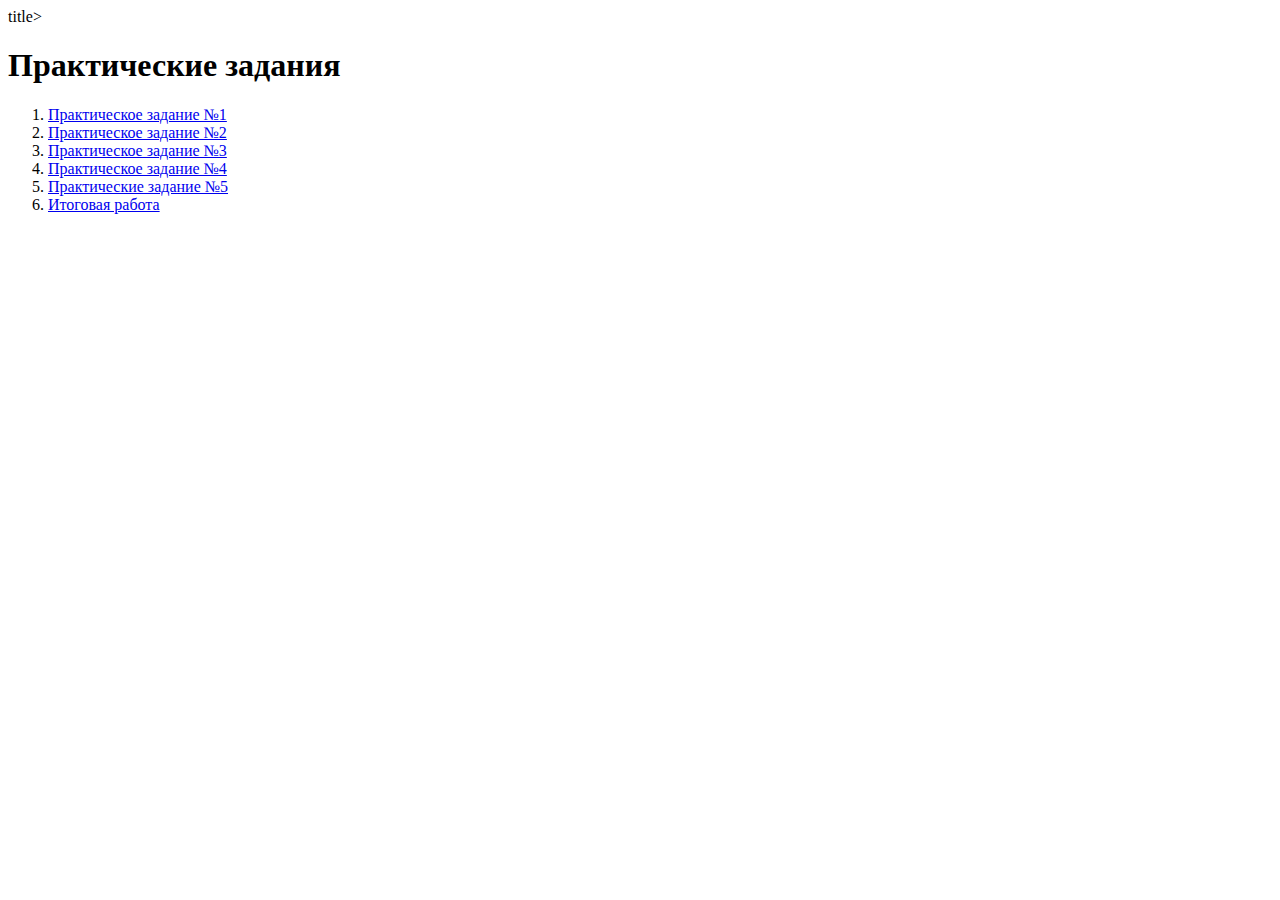
<file: index.html>
<!DOCTYPE html>
<html lang="en">
<head>
    <meta charset="UTF-8">
    <meta name="viewport" content="width=device-width, initial-scale=1.0">
    <title>Практические задания</title>title>
</head>
<body>
    <h1>Практические задания</h1>
    <ol>
        <li><a href="task1.html">Практическое задание №1</a></li>
        <li><a href="task2.html">Практическое задание №2</a></li>
        <li><a href="task3.html">Практическое задание №3</a></li>
        <li><a href="task4.html">Практическое задание №4</a></li>
        <li><a href="task5new.html">Практические задание №5</a></li>
        <li><a href="taskИтоговая.html">Итоговая работа</a></li>
    </ol>
    </body>
</html>
</file>
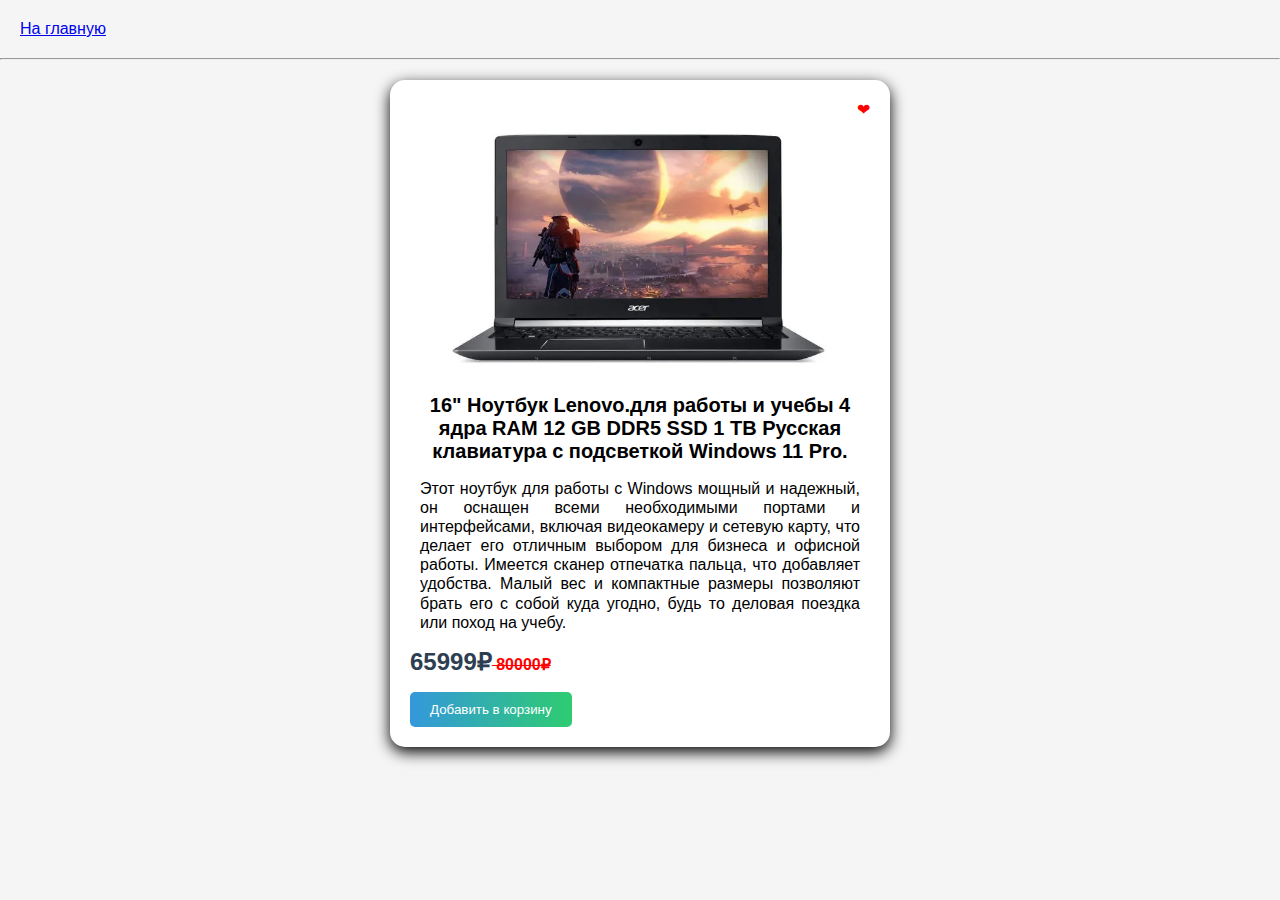
<file: task2.html>
<!DOCTYPE html>
<html lang="en">
<head>
    <meta charset="UTF-8">
    <meta name="viewport" content="width=device-width, initial-scale=1.0">
    <title>Document</title>
    <link rel="stylesheet" href="task2.css">
</head>
<body>
   <a class="back-to-main" href="index.html">На главную</a> 
   <hr>
   <div class=card> 
    <p class="favorite">
        <a href="#">❤</a>
    </p>
    <img src="Ноутбук.jpg" alt="">
<h3> 16" Ноутбук Lenovo.для работы и учебы 4 ядра RAM 12 GB DDR5 SSD 1 TB Русская клавиатура с подсветкой Windows 11 Pro.</h3>
<p class="info">Этот ноутбук для работы с Windows мощный и надежный, он оснащен всеми необходимыми портами и интерфейсами, включая видеокамеру и сетевую карту, что делает его отличным выбором для бизнеса и офисной работы. Имеется сканер отпечатка пальца, что добавляет удобства. Малый вес и компактные размеры позволяют брать его с собой куда угодно, будь то деловая поездка или поход на учебу.</p>
<p class="price">65999₽<span class="old-price">  80000₽</span></p>
<button>Добавить в корзину</button>
   </div>

</body>
</html>
</file>
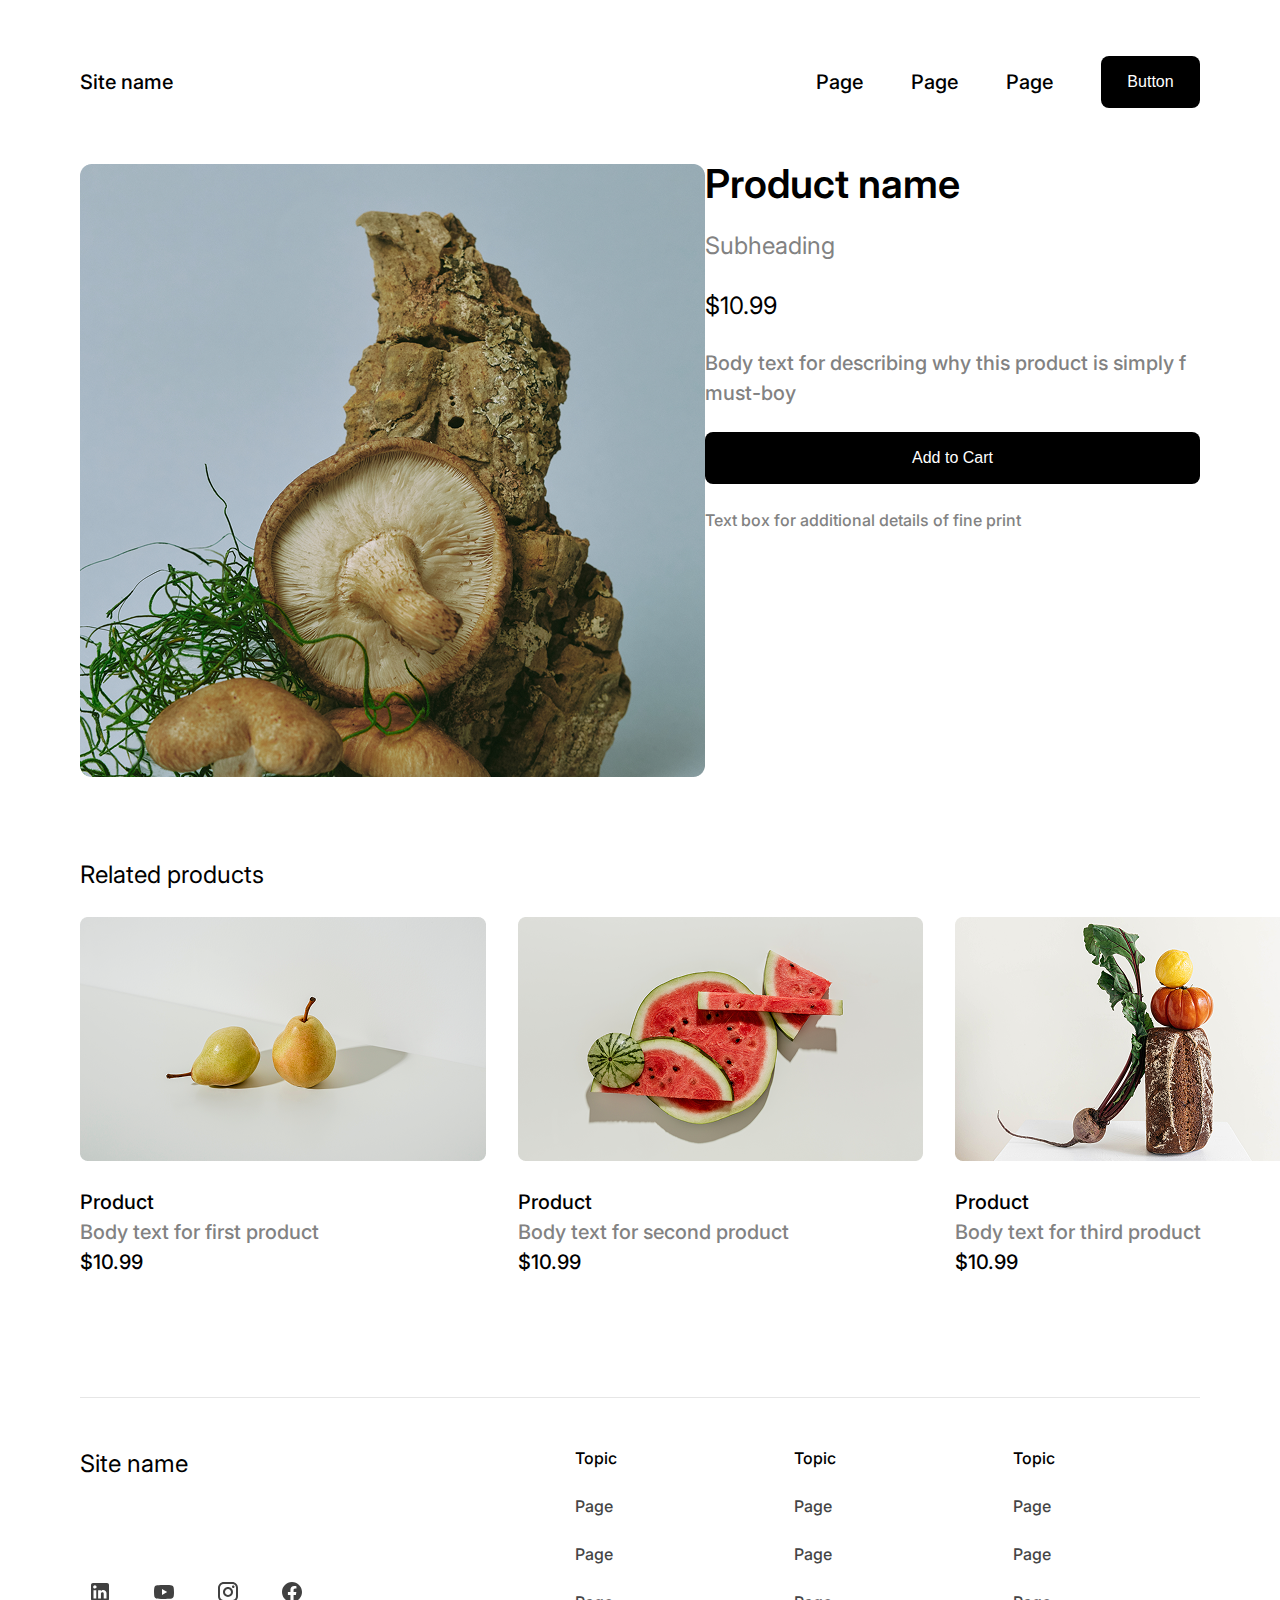
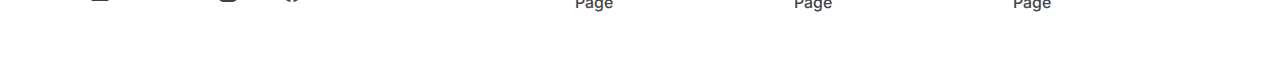
<file: task3.html>
<!DOCTYPE html>
<html lang="en">
<head>
    <meta charset="UTF-8">
    <meta name="viewport" content="width=device-width, initial-scale=1.0">
    <title>Практическое задание 3</title>
     <link rel="stylesheet" href="css/reset.css">
     <link rel="stylesheet" href="css/task3.css"> 
       
</head>
<body>
    <header>
        <a class="logo" href="#">
            Site name
        </a>
        <nav>
            <a href="#">Page</a>
            <a href="#">Page</a>
            <a href="#">Page</a>
            <button>Button</button>
        </nav>
    </header>
    
    <main>
        <section class="hero-product">
            <img src="task3/hero.png" alt="">
            <div class="hero-product-description">
                <h1>Product name</h1>
                <h2>Subheading</h2>
                <p class="hero-product-price">$10.99</p>
                <p class="hero-product-about">Body text for describing why this product is simply f must-boy</p>
                <button>Add to Cart</button>
                <p class="hero-product-additional-details">Text box for additional details of fine print</p>
            </div>
        </section>
        <section class="products">
            <h2>Related products</h2>
            <div class="product-cards">
                    <figure class="product-card">
                        <img src="task3/cards/card-1.png" alt="">
                        <figcaption>
                            <h3>Product</h3>
                            <p class="product-card-about">Body text for first product</p>
                            <p class="product-card-price">$10.99</p>
                        </figcaption>
                    </figure>
                     <figure class="product-card">
                        <img src="task3/cards/card-2.png" alt="">
                        <figcaption>
                            <h3>Product</h3>
                            <p class="product-card-about">Body text for second product</p>
                            <p class="product-card-price">$10.99</p>
                        </figcaption>
                    </figure>
                     <figure class="product-card">
                        <img src="task3/cards/card-3.png" alt="">
                        <figcaption>
                            <h3>Product</h3>
                            <p class="product-card-about">Body text for third product</p>
                            <p class="product-card-price">$10.99</p>
                        </figcaption>
                    </figure>
            </div>
        </section>
    </main>
        <footer>
            <div class="footer-info">
                <h2>Site name</h2>
                <div class="social-media">
                    <a href="#"><img src="task3/icons/Icon-1.svg" alt=""></a>
                    <a href="#"><img src="task3/icons/Icon-2.svg" alt=""></a>
                    <a href="#"><img src="task3/icons/Icon-3.svg" alt=""></a>
                    <a href="#"><img src="task3/icons/Icon.svg" alt=""></a>
                </div>
            </div>
            <div class="footer-links">
                <ul class="footer-links-list">
                    <h3>Topic</h3>
                    <li><a href="#">Page</a></li>
                    <li><a href="#">Page</a></li>
                    <li><a href="#">Page</a></li>
                </ul>
                <ul class="footer-links-list">
                    <h3>Topic</h3>
                    <li><a href="#">Page</a></li>
                    <li><a href="#">Page</a></li>
                    <li><a href="#">Page</a></li>
                </ul>
                <ul class="footer-links-list">
                    <h3>Topic</h3>
                    <li><a href="#">Page</a></li>
                    <li><a href="#">Page</a></li>
                    <li><a href="#">Page</a></li>
                </ul>
            </div>
        </footer>
</body>
</html>
</file>
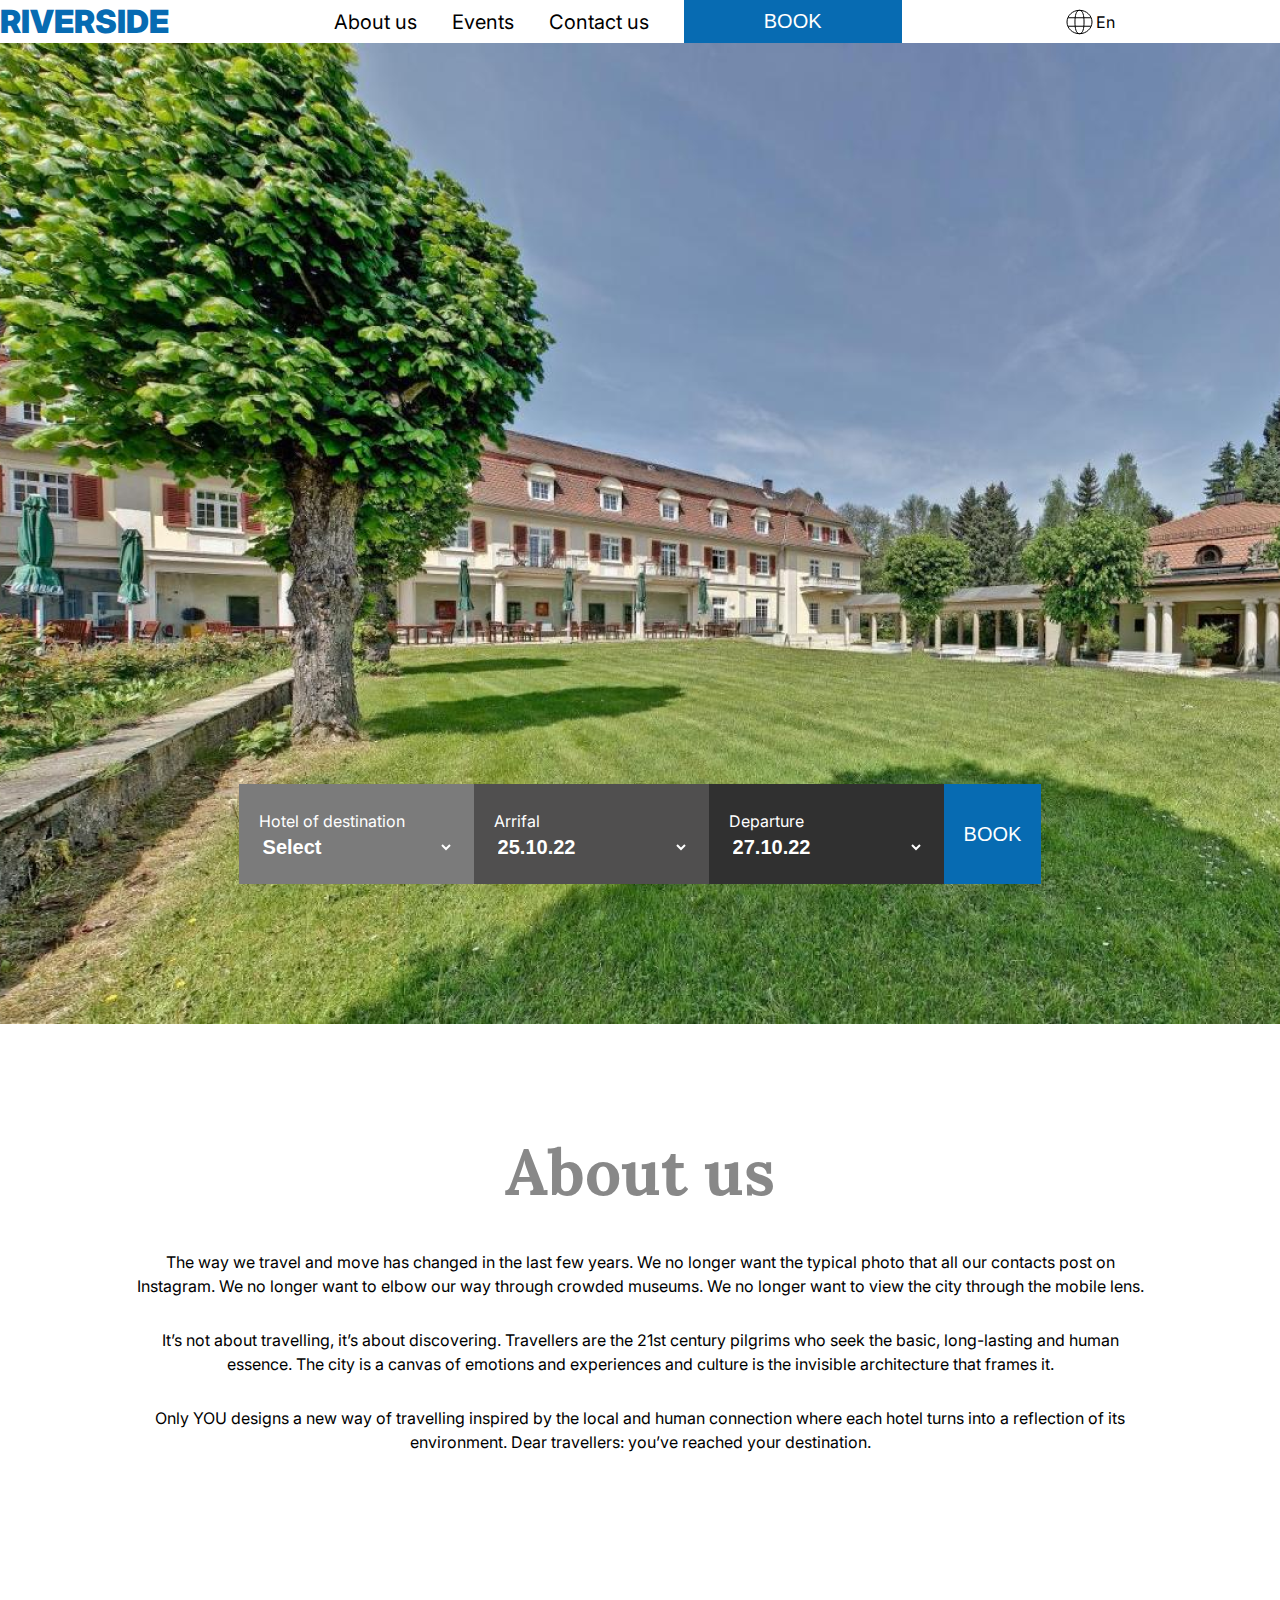
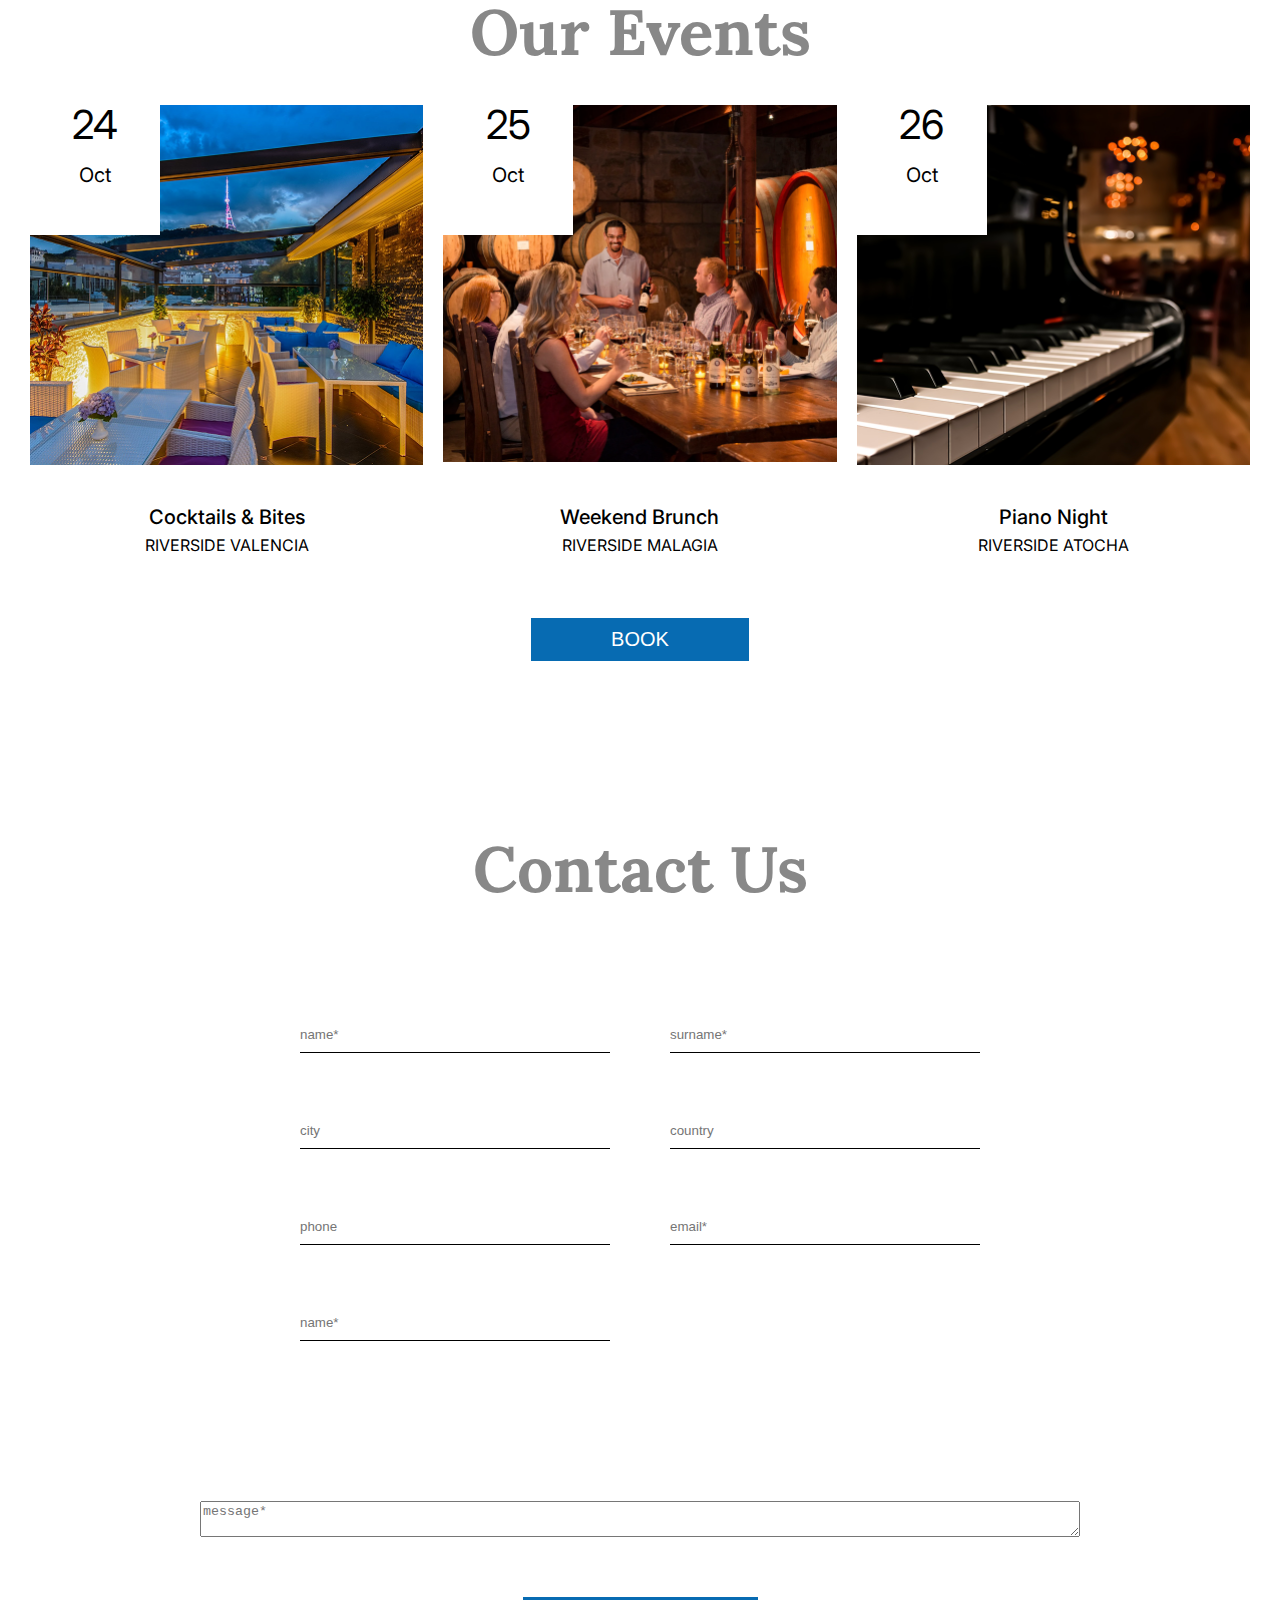
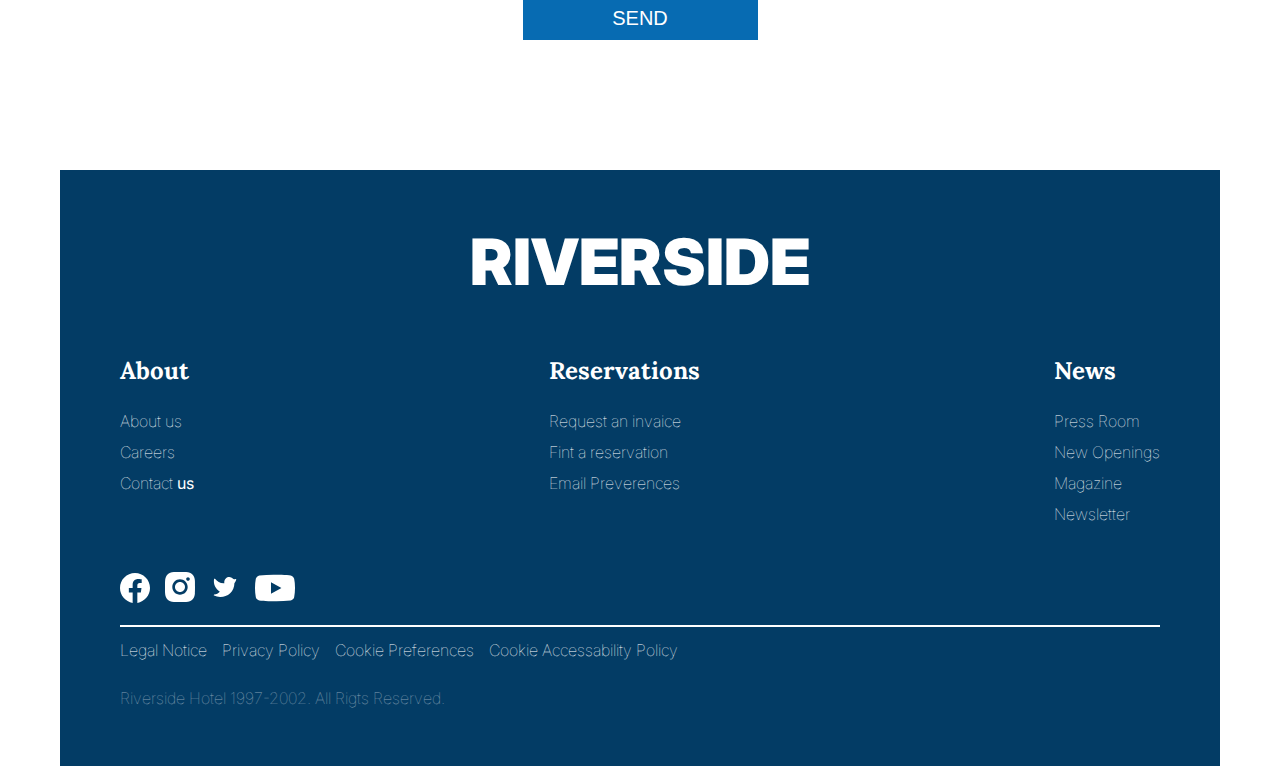
<file: task4.html>
<!DOCTYPE html>
<html lang="en">

<head>
    <meta charset="UTF-8">
    <meta name="viewport" content="width=device-width, initial-scale=1.0">
    <title>Document</title>
    <link rel="stylesheet" href="css/reset.css">
    <link rel="stylesheet" href="css/task4.css">
</head>

<body>
    <header>
        <button class="burger-btn">
            <img src="images/icons/burger-menu.svg" alt="">
        </button>
        <a href="task4.html" class="logo">
            Riverside
        </a>
        <nav>
            <a href="#">About us</a>
            <a href="#">Events</a>
            <a href="#">Contact us</a>
            <button>Book</button>
        </nav>       

        <div class="lang">
                <img src="images/icons/lang.svg" alt="Логотип">
                <span>En</span>
        </div>
        </nav>
        <h1></h1>
    </header>

    <main>
        <section class="hero">
            <div class="hero-choose">
                <h4>Hotel of destination</h4>
                <select name="" id="">
                    <option value="">Select</option>
                </select>
            </div>
            <div class="hero-choose">
                <h4>Arrifal</h4>
                <select name="" id="">
                    <option value="">25.10.22</option>
                </select>
            </div>
            <div class="hero-choose">
                <h4>Departure</h4>
                <select name="" id="">
                    <option value="">27.10.22</option>
                </select>
            </div>
            <button>Book</button>
        </section>
        <section class="about-us">
            <h2 id="about-us">About us</h2>
            <p>The way we travel and move has changed in the last few years. We no longer want the typical photo that all our contacts post on Instagram. We no longer want to elbow our way through crowded museums. We no longer want to view the city through the mobile lens.</p>
        <p>It’s not about travelling, it’s about discovering. Travellers are the 21st century pilgrims who seek the basic, long-lasting and human essence. The city is a canvas of emotions and experiences and culture is the invisible architecture that frames it.</p>
        <p>Only YOU designs a new way of travelling inspired by the local and human connection where each hotel turns into a reflection of its environment. Dear travellers: you’ve reached your destination.</p>          
        </section>

        <section class="our-events">
            <h2 id="our-events">Our Events</h2>
            <div class="cards">
                <div class="card">
                    <img src="images/cards/card-1.png" alt="">
                    <div class="card-body">
                        <h4>Cocktails & Bites</h4>
                        <p>Riverside Valencia</p>
                    </div>
                    <div class="card-date">
                        <span class="card-date-day">24</span>
                        <br>Oct
                    </div>
                </div>

                <div class="card">
                    <img src="images/cards/card-2.png" alt="">
                    <div class="card-body">
                        <h4>Weekend Brunch</h4>
                        <p>Riverside Malagia</p>
                    </div>
                    <div class="card-date">
                        <span class="card-date-day">25</span>
                        <br>Oct
                    </div>
                </div>

                   <div class="card">
                    <img src="images/cards/card-3.png" alt="">
                    <div class="card-body">
                        <h4>Piano Night</h4>
                        <p>Riverside Atocha</p>
                    </div>
                    <div class="card-date">
                        <span class="card-date-day">26</span>
                        <br>Oct
                    </div>
                </div>

                </div>
            </div>
            <button>Book</button>
        </section>

        <section class="contact-us">
            <h2 id="contact-us"> Contact Us</h2>
            <form action="" class="contact-form">
                <div class="contact-form-fields"> 
                    <input type="text" placeholder="name*" required>
                    <input type="text" placeholder="surname*" required>
                    <input type="text" placeholder="city">
                    <input type="text" placeholder="country">
                    <input type="tel" placeholder="phone">
                    <input type="email" placeholder="email*" required>
                    <input type="text" placeholder="name*" required>
                </div>
                <textarea name="" id="" required placeholder="message*"></textarea>
                <button>Send</button>
            </form>
        </section>
    </main>

    <footer class="footer-body">
        <h3>Riverside</h3>
        <div class="footer-body-links">
            <ul>
                <h4>About</h4>
                <li><a href="#">About us</a></li>
                <li><a href="#">Careers</a></li>
                <li><a href="#">Contact</a> us</li>
            </ul>
            <ul>
                <h4>Reservations</h4>
                <li><a href="#">Request an invaice</a></li>
                <li><a href="#">Fint a reservation</a></li>
                <li><a href="#">Email Preverences</a></li>
            </ul>
            <ul>
                <h4>News</h4>
                <li><a href="#">Press Room</a></li>
                <li><a href="#">New Openings</a></li>
                <li><a href="#">Magazine</a></li>
                <li><a href="#">Newsletter</a></li>
            </ul>
        </div>
        <div class="footer-social-media">
            <a href="#"><img src="images/icons/facebook.svg" alt=""></a>
            <a href="#"><img src="images/icons/instagram.svg" alt=""></a>
            <a href="#"><img src="images/icons/twitter.svg" alt=""></a>
            <a href="#"><img src="images/icons/youtube.svg" alt=""></a>
        </div>
        <div class="footer-policy">
            <a href="#">Legal Notice</a>
            <a href="#">Privacy Policy</a>
            <a href="#">Cookie Preferences</a>
            <a href="#">Cookie Accessability Policy</a>
        </div>
        <p class="rights">
            Riverside Hotel 1997-2002. All Rigts Reserved. 
        </p>
    </footer>
</body>
</html>
</file>
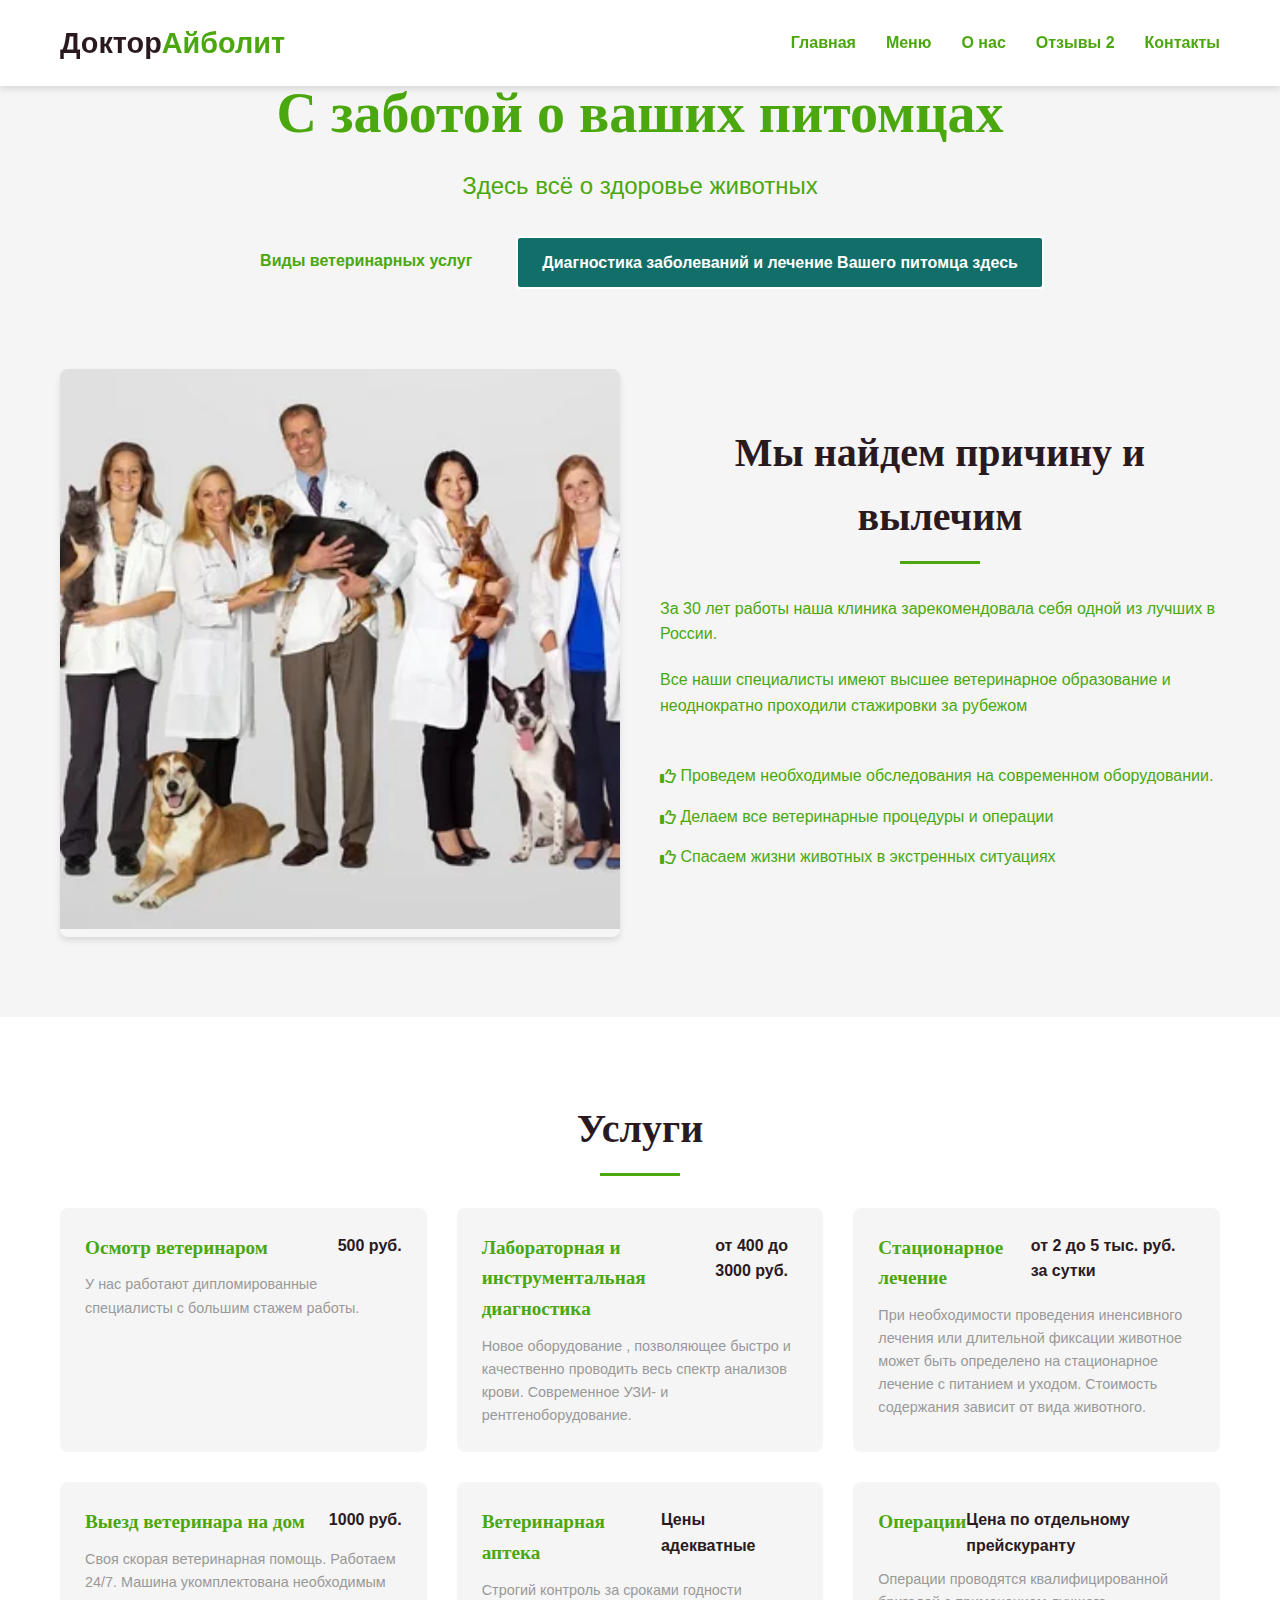
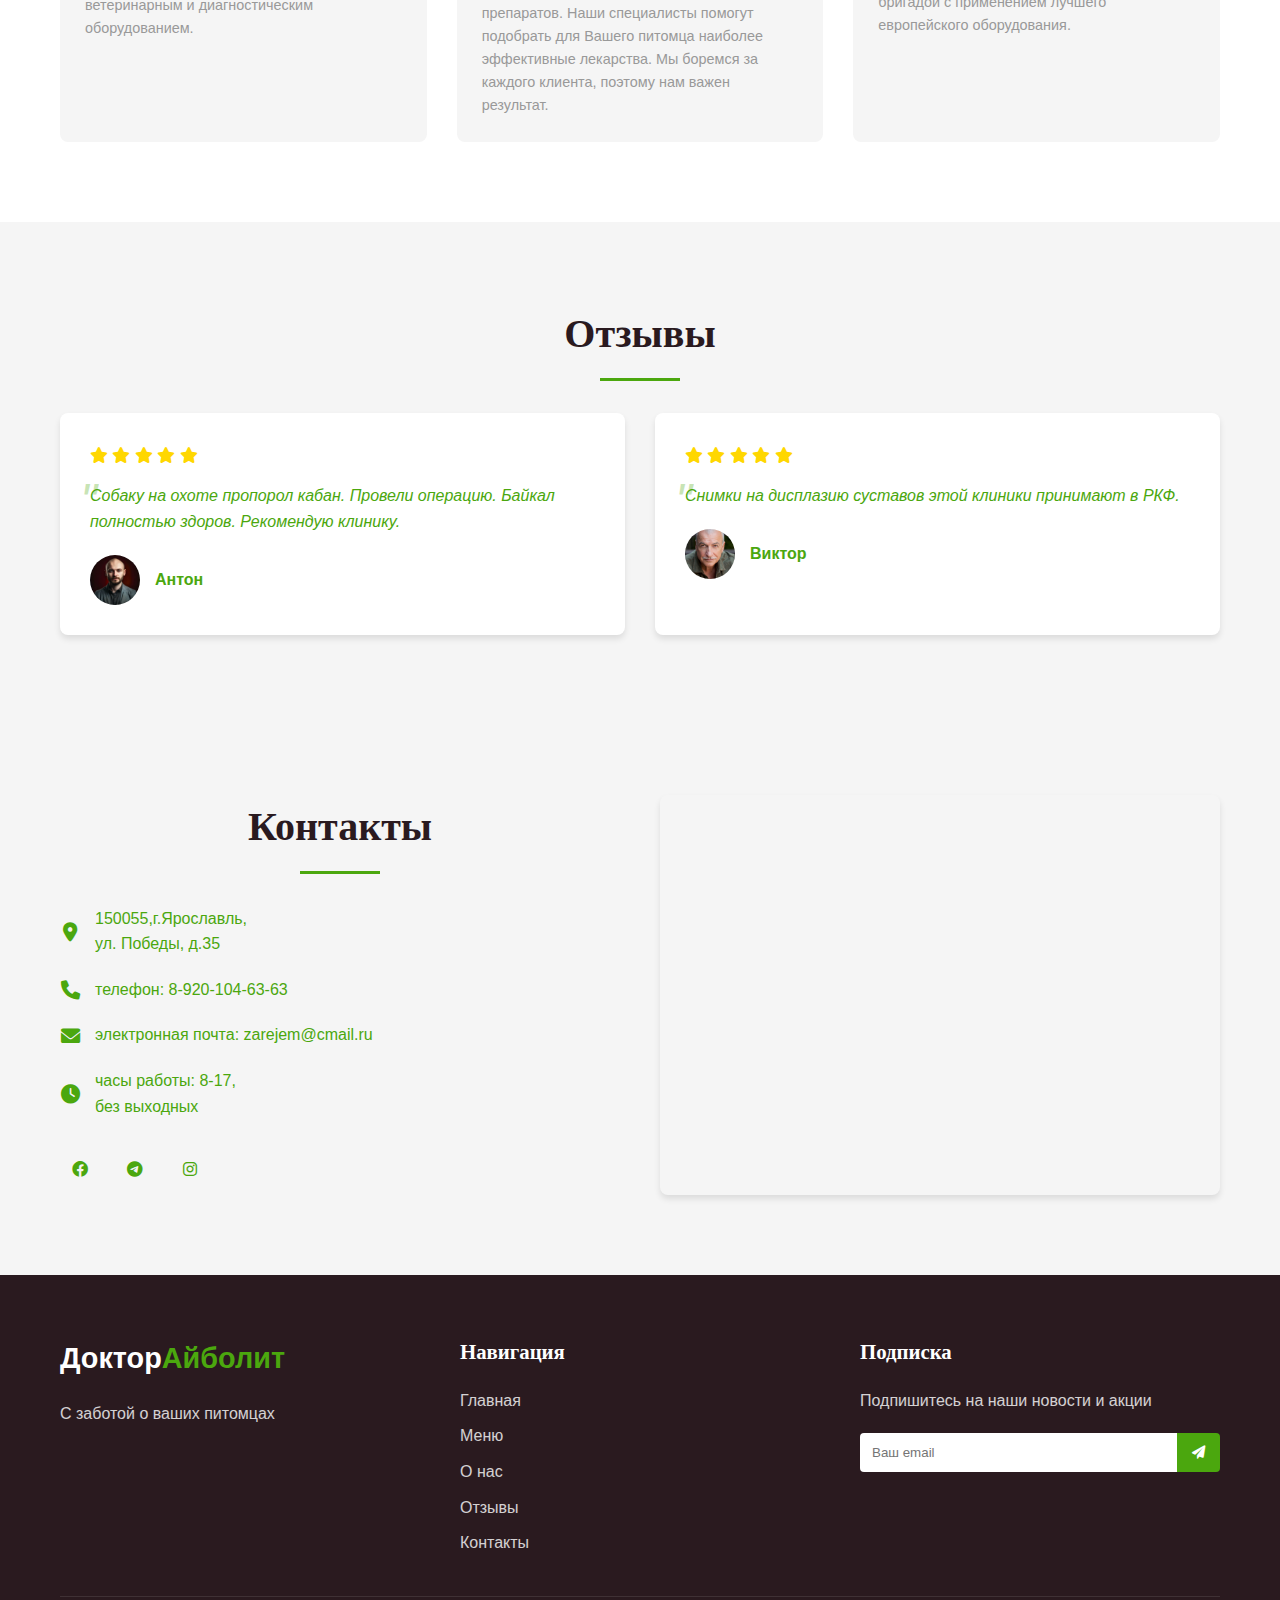
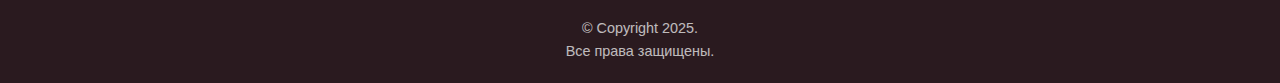
<file: taskИтоговая.html>
<!DOCTYPE html>
<html lang="ru">

<head>
    <meta charset="UTF-8">
    <meta name="viewport" content="width=device-width, initial-scale=1.0">
    <title>Название сайта</title>

    <link rel="stylesheet" href="https://fonts.googleapis.com/css2?family=Inter+Tight:ital,wght@0,100..900;1,100..900&family=Inter:ital,opsz,wght@0,14..32,100..900;1,14..32,100..900&family=Lora:ital,wght@0,400..700;1,400..700&family=PT+Serif:ital,wght@0,400;0,700;1,400;1,700&display=swap">
    <link rel="stylesheet" href="https://cdnjs.cloudflare.com/ajax/libs/font-awesome/6.0.0-beta3/css/all.min.css">
    <link rel="stylesheet" href="css/reset.css">
    <link rel="stylesheet" href="css/styles.css">
    <link rel="icon" href="images/favicon.ico" type="image/x-icon">
</head>

<body>
    <header class="header">
        <div class="container">
            <div class="header__inner">
                <a href="#" class="logo">Доктор<span>Айболит</span></a>
                <nav class="nav">
                    <ul class="nav__list">
                        <li class="nav__item"><a href="#" class="nav__link">Главная</a></li>
                        <li class="nav__item"><a href="#menu" class="nav__link">Меню</a></li>
                        <li class="nav__item"><a href="#about" class="nav__link">О нас</a></li>
                        <li class="nav__item"><a href="#reviews" class="nav__link">Отзывы 2</a></li>
                        <li class="nav__item"><a href="#contacts" class="nav__link">Контакты</a></li>
                    </ul>
                </nav>
                <button class="menu-toggle" aria-label="Меню">
                    <span class="menu-toggle__line"></span>
                    <span class="menu-toggle__line"></span>
                    <span class="menu-toggle__line"></span>
                </button>
            </div>
        </div>
    </header>

    <main class="main">
        <section class="hero">
            <div class="container">
                <h1 class="hero__title">С заботой о ваших питомцах</h1>
                <p class="hero__subtitle">Здесь всё о здоровье животных</p>
                <div class="hero__buttons">
                    <a href="#menu" class="btn btn--primary">Виды ветеринарных услуг</a>
                    <a href="#contacts" class="btn btn--outline">Диагностика заболеваний и лечение Вашего питомца здесь</a>
                </div>
            </div>
        </section>

        <section id="about" class="about">
            <div class="container">
                <div class="about__inner">
                    <div class="about__image">
                        <img src="images/Эта фотка лучше.webp" alt="">
                    </div>
                    <div class="about__content">
                        <h2 class="section-title">Мы найдем причину и вылечим</h2>
                        <p class="about__text"> За 30 лет работы наша клиника зарекомендовала себя одной из лучших в России.</p>
                        <p class="about__text">Все наши специалисты имеют высшее ветеринарное образование и неоднократно проходили стажировки за рубежом</p>
                        <ul class="about__features">
                            <li class="feature-item">
                                <span></span>
                            </li>
                            <li class="feature-item">
                                <i class="fa-sharp fa-regular fa-thumbs-up"></i> &#160 
                                <span> Проведем необходимые обследования на современном оборудовании.</span>
                            </li>
                            <li class="feature-item">
                                <i class="fa-sharp fa-regular fa-thumbs-up"></i> &#160 
                                <span> Делаем все ветеринарные процедуры  и операции</span>
                            </li>
                            <li class="feature-item">
                                <i class="fa-sharp fa-regular fa-thumbs-up"></i> &#160 
                                <span>Спасаем жизни животных в экстренных ситуациях</span>
                            </li>
                        </ul>
                    </div>
                </div>
            </div>
        </section>

        <section id="menu" class="menu">
            <div class="container">
                <h2 class="section-title">Услуги</h2>
                <div class="menu__content active" id="coffee">
                    <div class="menu__grid">
                        <div class="menu-item">
                            <div class="menu-item__header">
                                <h3 class="menu-item__title">Осмотр ветеринаром</h3>
                                <span class="menu-item__price">500 руб.</span>
                            </div>
                            <p class="menu-item__description">У нас работают дипломированные специалисты с большим стажем работы.</p>
                        </div>
                        <div class="menu-item">
                            <div class="menu-item__header">
                                <h3 class="menu-item__title">Лабораторная и инструментальная диагностика</h3>
                                <span class="menu-item__price">от 400 до 3000 руб.</span>
                            </div>
                            <p class="menu-item__description">Новое оборудование , позволяющее быстро и качественно проводить весь спектр анализов крови. Современное УЗИ- и рентгеноборудование.</p>
                        </div>
                        <div class="menu-item">
                            <div class="menu-item__header">
                                <h3 class="menu-item__title">Стационарное лечение</h3>
                                <span class="menu-item__price"> от 2 до 5 тыс. руб. за сутки</span>
                            </div>
                            <p class="menu-item__description">При необходимости проведения иненсивного лечения или длительной фиксации животное  может быть определено на стационарное лечение с питанием  и уходом. Стоимость содержания зависит от вида животного.</p>
                        </div>
                        <div class="menu-item">
                            <div class="menu-item__header">
                                <h3 class="menu-item__title">Выезд ветеринара на дом</h3>
                                <span class="menu-item__price">1000 руб.</span>
                            </div>
                            <p class="menu-item__description">Своя скорая ветеринарная помощь. Работаем 24/7. Машина укомплектована необходимым ветеринарным и диагностическим оборудованием.</p>
                        </div>
                        <div class="menu-item">
                            <div class="menu-item__header">
                                <h3 class="menu-item__title">Ветеринарная аптека</h3>
                                <span class="menu-item__price">Цены адекватные</span>
                            </div>
                            <p class="menu-item__description">Строгий контроль за сроками годности препаратов. Наши специалисты помогут подобрать для Вашего питомца наиболее эффективные лекарства. Мы боремся за каждого клиента, поэтому нам важен результат.</p>
                        </div>
                        <div class="menu-item">
                            <div class="menu-item__header">
                                <h3 class="menu-item__title">Операции</h3>
                                <span class="menu-item__price"> Цена по отдельному прейскуранту</span>
                            </div>
                            <p class="menu-item__description"> Операции проводятся квалифицированной бригадой с применением лучшего европейского оборудования.</p>
                    </div>
                </div>
            </div>
        </section>

        <section id="reviews" class="reviews">
            <div class="container">
                <h2 class="section-title">Отзывы</h2>
                <div class="reviews__slider">
                    <div class="review">
                        <div class="review__rating">
                            <i class="fas fa-star"></i>
                            <i class="fas fa-star"></i>
                            <i class="fas fa-star"></i>
                            <i class="fas fa-star"></i>
                            <i class="fas fa-star"></i>
                        </div>
                        <p class="review__text">Собаку на охоте пропорол кабан. Провели операцию. Байкал полностью здоров. Рекомендую клинику.</p>
                        <div class="review__author">
                            <img src="images/Антон.webp" alt=""
                                class="review__photo">
                            <span class="review__name">Антон</span>
                        </div>
                    </div>
                    <div class="review">
                        <div class="review__rating">
                            <i class="fas fa-star"></i>
                            <i class="fas fa-star"></i>
                            <i class="fas fa-star"></i>
                            <i class="fas fa-star"></i>
                            <i class="fas fa-star"></i>
                        </div>
                        <p class="review__text">Снимки на дисплазию суставов этой клиники принимают в РКФ.</p>
                        <div class="review__author">
                            <img src="images/Виктор.jpg" alt=""
                                class="review__photo">
                            <span class="review__name">Виктор</span>
                        </div>
                    </div>
                    
                </div>
            </div>
        </section>

        <section id="contacts" class="contacts">
            <div class="container">
                <div class="contacts__inner">
                    <div class="contacts__info">
                        <h2 class="section-title">Контакты</h2>
                        <div class="contact-item">
                            <i class="fas fa-map-marker-alt contact-icon"></i>
                            <span>150055,г.Ярославль, <br>ул. Победы, д.35</span>
                        </div>
                        <div class="contact-item">
                            <i class="fas fa-phone contact-icon"></i>
                            <span>телефон: 8-920-104-63-63</span>
                        </div>
                        <div class="contact-item">
                            <i class="fas fa-envelope contact-icon"></i>
                            <span>электронная почта: zarejem@cmail.ru</span>
                        </div>
                        <div class="contact-item">
                            <i class="fas fa-clock contact-icon"></i>
                            <span>часы работы: 8-17, <br>без выходных</span>
                        </div>
                        <div class="social-links">
                            <a href="#" class="social-link"><i class="fab fa-facebook"></i></a>
                            <a href="https://t.me/JoniWeis" class="social-link"><i class="fab fa-telegram"></i></a>
                            <a href="#" class="social-link"><i class="fab fa-instagram"></i></a>

                        </div>
                    </div>
                    <div class="contacts__map">
                        <iframe
                            src="https://www.google.com/maps/embed?pb=!1m18!1m12!1m3!1d2135.911628368454!2d39.868703776443404!3d57.632988773837695!2m3!1f0!2f0!3f0!3m2!1i1024!2i768!4f13.1!3m3!1m2!1s0x46b291640518a369%3A0x6259c72721cb312!2z0YPQuy4g0J_QvtCx0LXQtNGLLCAzNSwg0K_RgNC-0YHQu9Cw0LLQu9GMLCDQr9GA0L7RgdC70LDQstGB0LrQsNGPINC-0LHQuy4sIDE1MDA1NQ!5e0!3m2!1sru!2sru!4v1752342759039!5m2!1sru!2sru"
                            width="100%" height="100%" style="border:0;" allowfullscreen="" loading="lazy"></iframe>
                    </div>
                </div>
            </div>
        </section>
    </main>

    <footer class="footer">
        <div class="container">
            <div class="footer__inner">
                <div class="footer__logo">
                    <a href="#" class="logo">Доктор<span>Айболит</span></a>
                    <p class="footer__text">С заботой о ваших питомцах</p>
                </div>
                <div class="footer__nav">
                    <h3 class="footer__title">Навигация</h3>
                    <ul class="footer__list">
                        <li><a href="#" class="footer__link">Главная</a></li>
                        <li><a href="#menu" class="footer__link">Меню</a></li>
                        <li><a href="#about" class="footer__link">О нас</a></li>
                        <li><a href="#reviews" class="footer__link">Отзывы</a></li>
                        <li><a href="#contacts" class="footer__link">Контакты</a></li>
                    </ul>
                </div>
                <div class="footer__subscribe">
                    <h3 class="footer__title">Подписка</h3>
                    <p class="footer__text">Подпишитесь на наши новости и акции</p>
                    <form class="subscribe-form">
                        <input type="email" placeholder="Ваш email" class="subscribe-input">
                        <button type="submit" class="subscribe-btn"><i class="fas fa-paper-plane"></i></button>
                    </form>
                </div>
            </div>
            <div class="footer__bottom">
                <p class="footer__copyright">© Copyright 2025. <br>Все права защищены.</p>
            </div>
        </div>
    </footer>


</body>

</html>
</file>
<file: task2.css>
*{
    font-family: Arial;
    margin: 0;
    padding: 0;
    box-sizing: border-box;

}
.back-to-main{
    display: block;
    margin: 20px;
    width: max-content;
}
body{
    background: #f5f5f5;
}

.card{
    max-width: 500px;
    width: 100%;
    background: white;
    margin: 20px auto;
    padding: 20px;
    border-radius: 15px;
    box-shadow: 0px 5px 15px; rgba(0,0,0, .1)
    transition: 0.3s;
}

.card:hover{
    transform: scale(1.05);
}

.card .favorite{
    text-align: right;
}

.card .favorite a{
    text-decoration: none;
}

.card .favorite a{
    color: red;
}

.card img{
    width: 100%;
}

.card h3{
    margin: 16px 0px;
    font-size: 20px;
    text-align: center;
}

.card .info{
    line-height: 1.2;
    text-align: justify;
    margin: 10px 10px;
}
.card .price{
    color: #2c3e50;
    font-weight: bold;
    font-size: 24px;
    margin: 16px 0px;
}
.card .old-price{
    color: red;
    text-decoration: line-through;
    font-size: 16px;
}
.card button{
    background: linear-gradient(to right, #3498db, #2ecc71);
    color: white;
    border: none;
    border-radius: 5px;
    padding: 10px 20px;
    cursor: pointer;
}
.card button:hover{
    filter: brightness(0.7);

}
</file>
<file: css/task3.css>
@import url('https://fonts.googleapis.com/css2?family=Inter+Tight:ital,wght@0,100..900;1,100..900&family=Inter:ital,opsz,wght@0,14..32,100..900;1,14..32,100..900&display=swap');

*{
    box-sizing: border-box;
}

body{
    font-family: "Inter", sans-serif;
    max-width: 1440px;
    margin: 0 auto;
    padding: 56px 80px;
}
header{
    display: flex;
    justify-content: space-between;
    align-items: center;
}
.logo,
header nav a,
.hero-product-about,
.hero-product-additional-details,
.product-card figcaption{
    color: black;
    text-decoration: none;
    font-weight: 500;
    font-size: 20px;
    line-height: 150%;
}
header nav{
    display: flex;
    gap: 48px;
    align-items: center;
}

header button, 
.hero-product-description button{
    background: black;
    color: white;
    width: 99px;
    height: 52px;
    border-radius: 8px;
    border: none;
    cursor: pointer;
    font-size: 16px;
    font-weight: 500;
    }
.hero-product{
    margin: 56px 0px 80px;
    display: flex;
    justify-content: space-between;
}

.hero-product-description{
    display: flex;
    flex-direction: column;
    gap: 24px;
    max-width: 515px;
 }
h1{
    font-size: 40px;
    font-weight: 600;
    line-height: 100%;
 }

 .hero-product-description h2, 
 .hero-product-price,
 .products h2,
 .footer-info h2{
    font-size: 24px;
    line-height: 150%;
 }

 .hero-product-description h2,
 .hero-product-about,
 .hero-product-additional-details,
 .product-card-about{
    color: #828282;
 }
 .hero-product-description button{
    width: unset;
 }
 .hero-product-additional-details{
    font-size: 16px;
 }
 .product-cards{
    margin: 24px 0px 120px;
    display: flex;
    gap: 32px;
 }
 .product-card{
    flex: auto;
 }
 .product-card figcaption{
    margin-top: 24px;
 }
 footer{
    display: flex;
    justify-content: space-between;
    border-top: 1px solid #e6e6e6;
    padding-top: 48px;
 }
 .footer-links{
    display: flex;
    gap: 32px;
 }
 .footer-links-list{
    display: flex;
    flex-direction: column;
    gap: 24px;
    width: 187px;
 }
 .footer-links-list a,
 .footer-links h3{
    font-weight: 500;
    line-height: 150%;
    color: #454545;
    text-decoration: none;
 }

 .footer-links h3{
    color: black;
 }

 .footer-info{
    display: flex;
    justify-content: space-between;
    flex-direction: column;
 }

 .social-media{
    display: flex;
    align-items: center;
    gap: 24px;
 }

.social-media img{
    color: #808080;
    filter:brightness(50%);
}
</file>
<file: css/task4.css>
@import url('https://fonts.googleapis.com/css2?family=Inter+Tight:ital,wght@0,100..900;1,100..900&family=Inter:ital,opsz,wght@0,14..32,100..900;1,14..32,100..900&display=swap');
@import url('https://fonts.googleapis.com/css2?family=Inter+Tight:ital,wght@0,100..900;1,100..900&family=Inter:ital,opsz,wght@0,14..32,100..900;1,14..32,100..900&family=Lora:ital,wght@0,400..700;1,400..700&display=swap');
*{
    box-sizing: border-box;
}
body{
    font-family: Inter, sans-serif;
}
a{
    text-decoration: none;
}
header{
    max-width: 1500px;
    margin: 0 auto;
    padding: 60px 100px 40 px;
    display: flex;
    align-items: center;
    justify-content: space-between;
}
.logo{
    font-size: 32px;
    text-transform: uppercase;
    font-weight: 900;
    color: #076bb2;
}
nav{
    display: flex;
    align-items: center;
    gap: 35px;
}
nav a{
    color: black;
    font-size: 20px;
}
button{
    background: #076bb2;
    color: white;
    border: none;
    text-transform: uppercase;
    padding: 10px 80px;
    font-size: 20px;
    cursor: pointer;
}
.lang{
    display: flex;
     align-items: center;
     gap: 3px;
}
.burger-btn{
    background: transparent;
    padding: 0;
    display: none;
}
.hero{
    height: 981px;
    background: url(../images/hero.png);
    background-size: cover;
    display: flex;
    align-items: end;
    justify-content: center;
    padding-bottom: 140px;
}
.hero-choose{
    padding: 24px 20px;
    width: 235px;
    height: 100px;
    color: white;
    display: flex;
    flex-direction: column;
    justify-content: center;
}
.hero-choose:nth-child(1){
    background: #7b7b7b;
}
.hero-choose:nth-child(2){
    background: #504f4f;
}
.hero-choose:nth-child(3){
    background: #303030;
}
.hero-choose h4{
    line-height: 160%;
}
.hero-choose select {
    background: transparent;
    border: none;
    color: white;
    font-size: 20px;
    font-weight: 600;
}
.hero button{
    height: 100px;
    padding: 20px;
}
 .about-us {
    margin: 100px auto;
    max-width: 1080px;
    padding: 0px 30px;
    line-height: 150%;
    text-align: center;
 }
 h2 {
    font-size: 64px;
    color: #888;
    font-family: "Lora", serif;
    font-weight: 700;
    line-height: 150%;
    text-align: center;
 }
 .about-us p {
    margin: 30px 0px;
 }
 .our-events {
    text-align: center;
    padding: 30px;
 }

 .cards {
    display: grid;
    grid-template-columns:repeat(3, 1fr);
    max-width: 1300px;
    margin: 25px auto;
    gap: 20px;
 }
 .card {
    position: relative;
 }
 .card-date {
    position: absolute;
    top: 0;
    left: 0;
    background: white;
    width: 130px;
    height: 130px;
    display: flex;
    align-items: center;
    justify-content: start;
    flex-direction: column;
    font-size: 20px;
 }
 .card-date-day{
    font-size: 40px;
 }
 .card img {
    width: 100%;
    height: 360px;
    object-fit: cover;
 }
 .card-body {
    padding: 40px;
    text-align: center;
    display: flex;
    flex-direction: column;
    gap: 10px;
    text-transform: uppercase;
 }
 .card-body h4{
    font-size: 20px;
    font-weight: 500;
    text-transform: none;
 }
 .contact-us{
    max-width: 940px;
    margin: 100px auto;
    padding: 30px;
 }
.contact-form{
    display: flex;
    flex-direction: column;
    gap: 60px;
}
.contact-form-fields {
    display: grid;
    grid-template-columns: repeat(2, 1fr);
    gap: 60px;
    margin: 100px;
}
.contact-form-fields input {
    border: none;
    border-bottom: 1px solid black;
    padding: 10px 0;
    outline: none;
}
.contact-form text area {
    resize: none;
    height: 100px;
    border: 1px solid black;
    outline: none;
}
.contact-form button {
    width: 235px;
    display: block;
    margin: 0 auto;
}
footer {
    background: #033C65;
    padding: 60px;
}
.footer-body{
    max-width: 1160px;
    margin: 0 auto;
    color: white;
}
.footer-body h3{
    font-size: 64px;
    text-align: center;
    text-transform: uppercase;
    font-weight: 900;
}
.footer-body-links{
    display: flex;
    justify-content: space-between;
    padding: 65px 0px 30px;
}
.footer-body-links ul{
    display: flex;
    flex-direction: column;
    gap: 15px;
}
.footer-body-links a{
    font-weight: 100;
    color: white;

}
.footer-body-links h4{
    margin-bottom: 15px;
    font-family: "Lora", serif;
    font-weight: 700;
    font-size: 24px;
}
.footer-social-media{
    display: flex;
    align-items: center;
    gap: 15px;
    margin: 20px 0px;
}
.footer-policy{
     display: flex;
    align-items: center;
    gap: 15px;
    border-top: 2px solid white;
    padding: 15px 0px 32px;
}
.footer-policy a{
    color: white;
    font-weight: 100;
}
.rights{
    font-weight: 100;
    opacity: 0.5;
}


@media screen and (max-width: 992px) {
    .burger-btn{
        display: block;
    }
    nav{
        display: none;
    }
    .cards {
        grid-template-columns: repeat(1,1fr);
    }
    .card img {
        height: 60vw;
    }
}

@media screen and (max-width: 768px) {
    .hero{
        flex-direction: column;
        align-items: center;
        justify-content: end;
    }
    .hero button, .hero-choose{
        width: max(70%, 300px);
    }
    .contact-form-fields {
        grid-template-columns: repeat(1,1fr);
        gap: 30px;
        margin-top: 40px;
    }
    .contact-form{
        gap: 30px;
    }
  }
  @media screen and (max-width: 550px){
    .footer-body-links, .footer-policy, .footer-social-media, .rights{
        display: none;
    }
    .footer-body h3{
        font-size: 32px;
    }
}
@media screen and (max-width: 450px){
    header{
        padding: 30px;
    }

    .logo{
        font-size: 20px;
    }

    h2{
        font-size: 20px;
    }

    .about-us p{
        font-size: 14px;
        margin: 14px 0 px;
        color: #303030;
    }
    .card-date {
        width: 70px;
        height: 70px;
        font-size: 16px;
    }
    .card-date-day {
        font-size: 20px;
    }
}
</file>
<file: css/styles.css>
/* Базовые стили */
:root {
    --primary-color: #4ba70e;
    --primary-color-hover: #c05a1f;
    --secondary-color: #4ba70e;
    --dark-color: #2A1A1F;
    --light-color: #F5F5F5;
    --white-color: #FFFFFF;
    --text-color: #4ba70e;
    --gray-color: #999999;
    --shadow: 0 4px 6px rgba(0, 0, 0, 0.1);
    --transition: all 0.3s ease;
}

* {
    margin: 0;
    padding: 0;
    box-sizing: border-box;
}

body {
    font-family: 'Raleway', sans-serif;
    line-height: 1.6;
    color: var(--text-color);
    background-color: var(--light-color);
}

h1, h2, h3, h4 {
    font-family: 'Playfair Display', serif;
    font-weight: 700;
}

.container {
    width: 100%;
    max-width: 1200px;
    margin: 0 auto;
    padding: 0 20px;
}

img {
    max-width: 100%;
    height: auto;
}

a {
    text-decoration: none;
    color: inherit;
}

ul {
    list-style: none;
}

.btn {
    display: inline-block;
    padding: 12px 24px;
    border-radius: 4px;
    font-weight: 600;
    text-align: center;
    cursor: pointer;
    transition: var(--transition);
    border: none;
    font-size: 1rem;
}

.btn--primary {
    background-color: lch(41.53% 27.66 189.92)     color: var(--white-color);
}

.btn--primary:hover {
    background-color:  lch(41.53% 27.66 189.92);
    transform: translateY(-2px);
    box-shadow: var(--shadow);
}

.btn--outline {
    background-color: lch(41.53% 27.66 189.92);
    color: var(--white-color);
    border: 2px solid var(--white-color);
}

.btn--outline:hover {
    background-color: rgba(255, 255, 255, 0.1);
    transform: translateY(-2px);
}

.section-title {
    font-size: 2.5rem;
    margin-bottom: 2rem;
    text-align: center;
    color: var(--dark-color);
    position: relative;
    padding-bottom: 15px;
}

.section-title::after {
    content: '';
    position: absolute;
    bottom: 0;
    left: 50%;
    transform: translateX(-50%);
    width: 80px;
    height: 3px;
    background-color: var(--primary-color);
}

/* Шапка */
.header {
    background-color: var(--white-color);
    box-shadow: var(--shadow);
    position: fixed;
    width: 100%;
    top: 0;
    left: 0;
    z-index: 1000;
}

.header__inner {
    display: flex;
    justify-content: space-between;
    align-items: center;
    padding: 20px 0;
}

.logo {
    font-size: 1.8rem;
    font-weight: 700;
    color: var(--dark-color);
}

.logo span {
    color: var(--primary-color);
}

.nav__list {
    display: flex;
    gap: 30px;
}

.nav__link {
    font-weight: 600;
    position: relative;
    padding: 5px 0;
    transition: var(--transition);
}

.nav__link::after {
    content: '';
    position: absolute;
    bottom: 0;
    left: 0;
    width: 0;
    height: 2px;
    background-color: var(--primary-color);
    transition: var(--transition);
}

.nav__link:hover {
    color: var(--primary-color);
}

.nav__link:hover::after {
    width: 100%;
}

.menu-toggle {
    display: none;
    background: none;
    border: none;
    cursor: pointer;
    padding: 10px;
    z-index: 1001;
}

.menu-toggle__line {
    display: block;
    width: 25px;
    height: 2px;
    background-color: var(--dark-color);
    margin: 5px 0;
    transition: var(--transition);
}

/* Герой */
.hero {
    background: url("https://i.pinimg.com/originals/57/77/b9/5777b9426e67537162da2226c7716b2d.jpg") no-repeat center center/cover;
    background-color: transparent;
    box-shadow: 0px 5px 10px 0px rgba(0, 0, 0, 0.5)
    color: var(--white-color);
    display: flex;
    align-items: center;
    text-align: center;  
    padding-top: 80px;
}

.hero__title {
    font-size: 3.5rem;
    margin-bottom: 20px;
    line-height: 1.2;
}

.hero__subtitle {
    font-size: 1.5rem;
    margin-bottom: 30px;
    max-width: 700px;
    margin-left: auto;
    margin-right: auto;
}

.hero__buttons {
    display: flex;
    gap: 20px;
    justify-content: center;
}

/* О нас */
.about {
    padding: 80px 0;
}

.about__inner {
    display: grid;
    grid-template-columns: 1fr 1fr;
    gap: 40px;
    align-items: center;
}

.about__image {
    border-radius: 8px;
    overflow: hidden;
    box-shadow: var(--shadow);
}

.about__image img {
    width: 100%;
    height: 100%;
    object-fit: cover;
    transition: var(--transition);
}

.about__image:hover img {
    transform: scale(1.05);
}

.about__text {
    margin-bottom: 20px;
}

.about__features {
    margin-top: 30px;
}

.feature-item {
    display: flex;
    align-items: center;
    margin-bottom: 15px;
}

.feature-icon {
    margin-right: 15px;
    color: var(--primary-color);
    font-size: 1.2rem;
}

/* Меню */
.menu {
    padding: 80px 0;
    background-color: var(--white-color);
}

.menu__tabs {
    display: flex;
    justify-content: center;
    margin-bottom: 30px;
    gap: 10px;
}

.tab-btn {
    padding: 10px 20px;
    background: none;
    border: none;
    border-bottom: 2px solid transparent;
    font-family: 'Raleway', sans-serif;
    font-weight: 600;
    font-size: 1rem;
    cursor: pointer;
    transition: var(--transition);
    color: var(--gray-color);
}

.tab-btn.active {
    color: var(--primary-color);
    border-bottom-color: var(--primary-color);
}

.tab-btn:hover {
    color: var(--primary-color);
}

.menu__content {
    display: none;
}

.menu__content.active {
    display: block;
}

.menu__grid {
    display: grid;
    grid-template-columns: repeat(auto-fit, minmax(300px, 1fr));
    gap: 30px;
}

.menu-item {
    background-color: var(--light-color);
    padding: 25px;
    border-radius: 8px;
    transition: var(--transition);
}

.menu-item:hover {
    transform: translateY(-5px);
    box-shadow: var(--shadow);
}

.menu-item__header {
    display: flex;
    justify-content: space-between;
    margin-bottom: 10px;
}

.menu-item__title {
    font-size: 1.2rem;
    color: var(--primary-color);
}

.menu-item__price {
    font-weight: 700;
    color: var(--dark-color);
}

.menu-item__description {
    color: var(--gray-color);
    font-size: 0.9rem;
}

/* Отзывы */
.reviews {
    padding: 80px 0;
    background-color: var(--light-color);
}

.reviews__slider {
    display: grid;
    grid-template-columns: repeat(auto-fit, minmax(300px, 1fr));
    gap: 30px;
}

.review {
    background-color: var(--white-color);
    padding: 30px;
    border-radius: 8px;
    box-shadow: var(--shadow);
    transition: var(--transition);
}

.review:hover {
    transform: translateY(-5px);
}

.review__rating {
    color: #FFD700;
    margin-bottom: 15px;
}

.review__text {
    font-style: italic;
    margin-bottom: 20px;
    position: relative;
}

.review__text::before {
    content: '"';
    font-size: 3rem;
    color: var(--secondary-color);
    position: absolute;
    top: -20px;
    left: -10px;
    opacity: 0.3;
}

.review__author {
    display: flex;
    align-items: center;
}

.review__photo {
    width: 50px;
    height: 50px;
    border-radius: 50%;
    object-fit: cover;
    margin-right: 15px;
}

.review__name {
    font-weight: 600;
}

/* Контакты */
.contacts {
    padding: 80px 0;
}

.contacts__inner {
    display: grid;
    grid-template-columns: 1fr 1fr;
    gap: 40px;
}

.contact-item {
    display: flex;
    align-items: center;
    margin-bottom: 20px;
}

.contact-icon {
    margin-right: 15px;
    color: var(--primary-color);
    font-size: 1.2rem;
    width: 20px;
    text-align: center;
}

.contacts__map {
    height: 400px;
    border-radius: 8px;
    overflow: hidden;
    box-shadow: var(--shadow);
}

.social-links {
    display: flex;
    gap: 15px;
    margin-top: 30px;
}

.social-link {
    display: flex;
    align-items: center;
    justify-content: center;
    width: 40px;
    height: 40px;
    border-radius: 50%;
    background-color: var(--light-color);
    color: var(--primary-color);
    transition: var(--transition);
}

.social-link:hover {
    background-color: var(--primary-color);
    color: var(--white-color);
    transform: translateY(-3px);
}

/* Подвал */
.footer {
    background-color: var(--dark-color);
    color: var(--white-color);
    padding: 60px 0 20px;
}

.footer__inner {
    display: grid;
    grid-template-columns: repeat(auto-fit, minmax(250px, 1fr));
    gap: 40px;
    margin-bottom: 40px;
}

.footer__logo .logo {
    color: var(--white-color);
}

.footer__logo .logo span {
    color: var(--secondary-color);
}

.footer__text {
    margin-top: 20px;
    opacity: 0.8;
    line-height: 1.6;
}

.footer__title {
    font-size: 1.3rem;
    margin-bottom: 20px;
    font-family: 'Playfair Display', serif;
}

.footer__list {
    display: flex;
    flex-direction: column;
    gap: 10px;
}

.footer__link {
    opacity: 0.8;
    transition: var(--transition);
}

.footer__link:hover {
    opacity: 1;
    color: var(--secondary-color);
}

.subscribe-form {
    display: flex;
    margin-top: 20px;
}

.subscribe-input {
    flex: 1;
    padding: 12px;
    border: none;
    border-radius: 4px 0 0 4px;
    font-family: 'Raleway', sans-serif;
}

.subscribe-input:focus {
    outline: none;
    box-shadow: 0 0 0 2px var(--secondary-color);
}

.subscribe-btn {
    background-color: var(--primary-color);
    color: var(--white-color);
    border: none;
    border-radius: 0 4px 4px 0;
    padding: 0 15px;
    cursor: pointer;
    transition: var(--transition);
}

.subscribe-btn:hover {
    background-color: var(--secondary-color);
}

.footer__bottom {
    padding-top: 20px;
    border-top: 1px solid rgba(255, 255, 255, 0.1);
    text-align: center;
}

.footer__copyright {
    opacity: 0.7;
    font-size: 0.9rem;
}

/* Адаптивность */
@media (max-width: 992px) {
    .section-title {
        font-size: 2rem;
    }
    
    .hero__title {
        font-size: 2.8rem;
    }
    
    .hero__subtitle {
        font-size: 1.3rem;
    }
    
    .about__inner {
        grid-template-columns: 1fr;
    }
    
    .about__image {
        order: -1;
    }
}

@media (max-width: 768px) {
    .nav {
        position: fixed;
        top: 80px;
        left: -100%;
        width: 80%;
        height: calc(100vh - 80px);
        background-color: var(--white-color);
        box-shadow: var(--shadow);
        transition: var(--transition);
        z-index: 999;
        flex-direction: column;
        padding: 30px;
    }
    
    .nav.active {
        left: 0;
    }
    
    .nav__list {
        flex-direction: column;
        gap: 20px;
    }
    
    .menu-toggle {
        display: block;
    }
    
    .menu-toggle.active .menu-toggle__line:nth-child(1) {
        transform: rotate(45deg) translate(5px, 5px);
    }
    
    .menu-toggle.active .menu-toggle__line:nth-child(2) {
        opacity: 0;
    }
    
    .menu-toggle.active .menu-toggle__line:nth-child(3) {
        transform: rotate(-45deg) translate(7px, -6px);
    }
    
    .hero {
        height: auto;
        padding: 120px 0 80px;
    }
    
    .hero__buttons {
        flex-direction: column;
        gap: 15px;
    }
    
    .contacts__inner {
        grid-template-columns: 1fr;
    }
    
    .contacts__map {
        height: 300px;
    }
}

@media (max-width: 576px) {
    .section-title {
        font-size: 1.8rem;
    }
    
    .hero__title {
        font-size: 2.2rem;
    }
    
    .hero__subtitle {
        font-size: 1.1rem;
    }
    
    .menu__tabs {
        flex-direction: column;
    }
}
</file>
